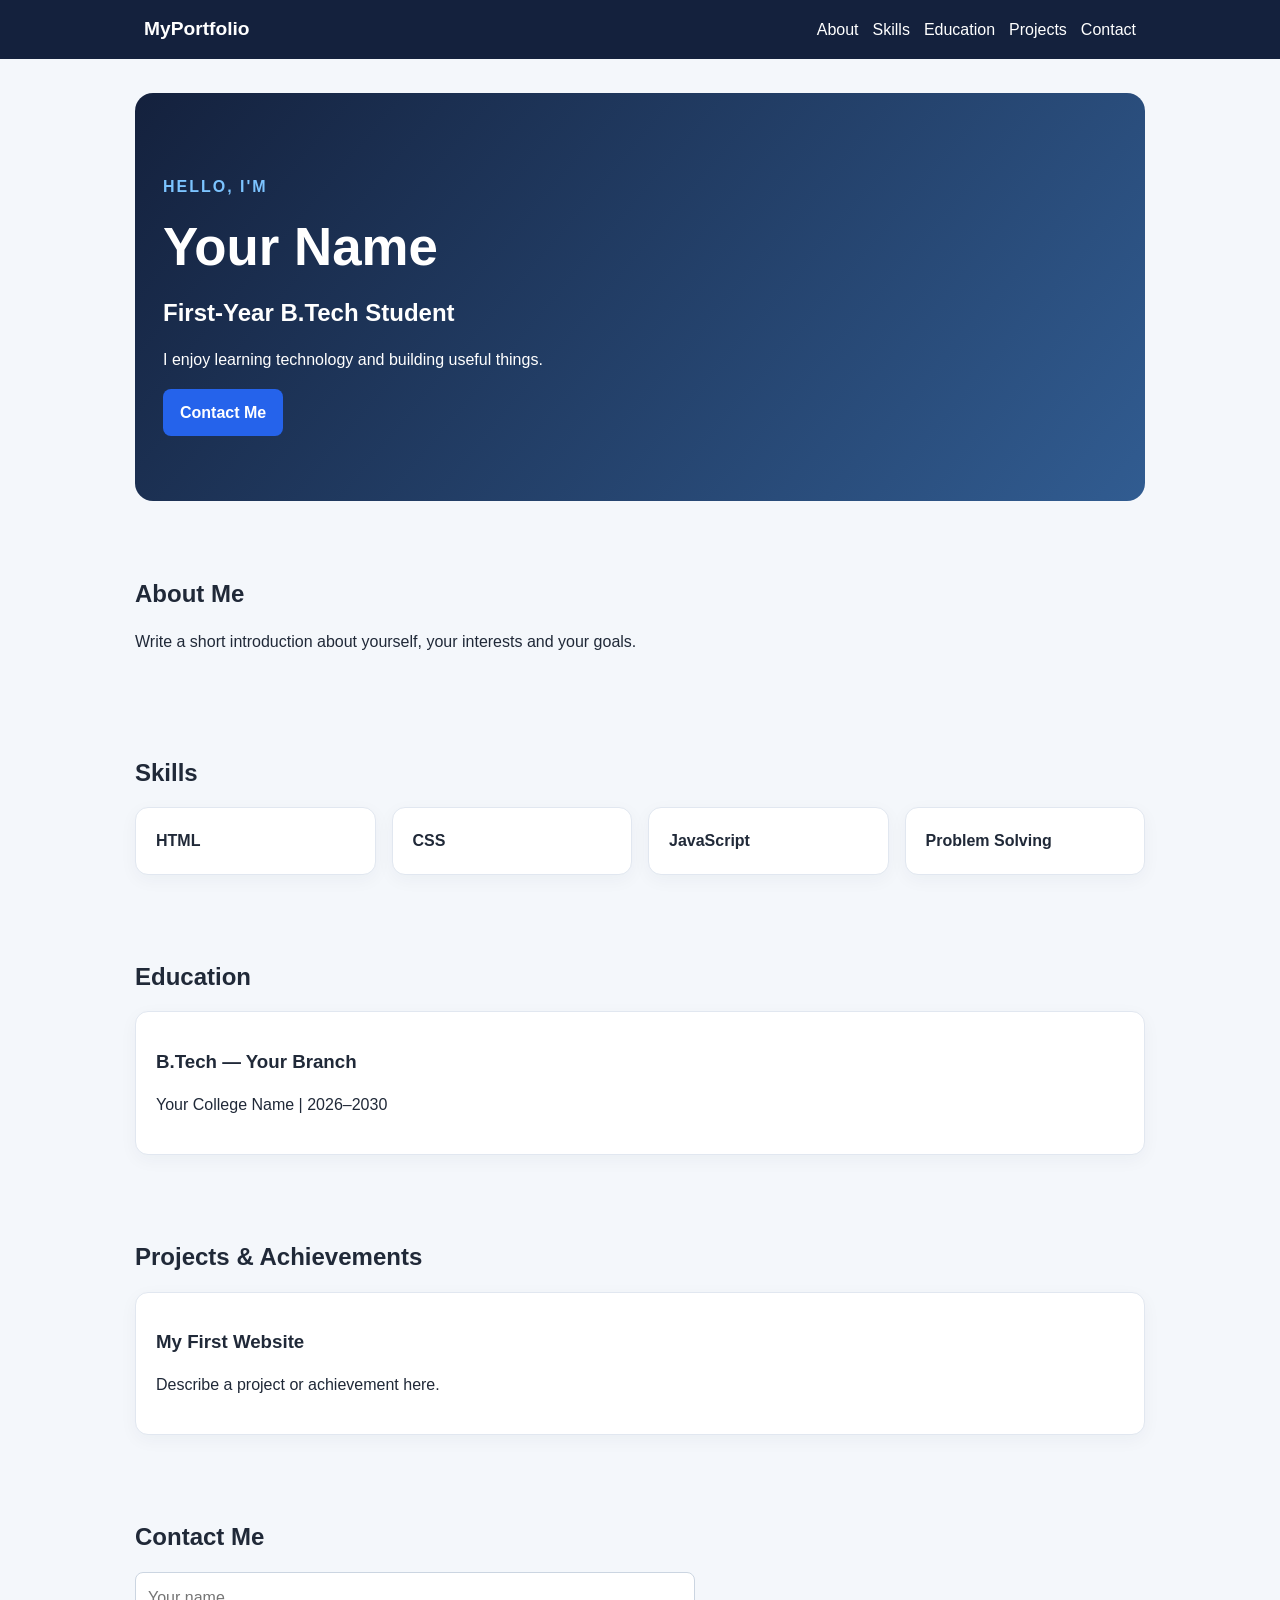
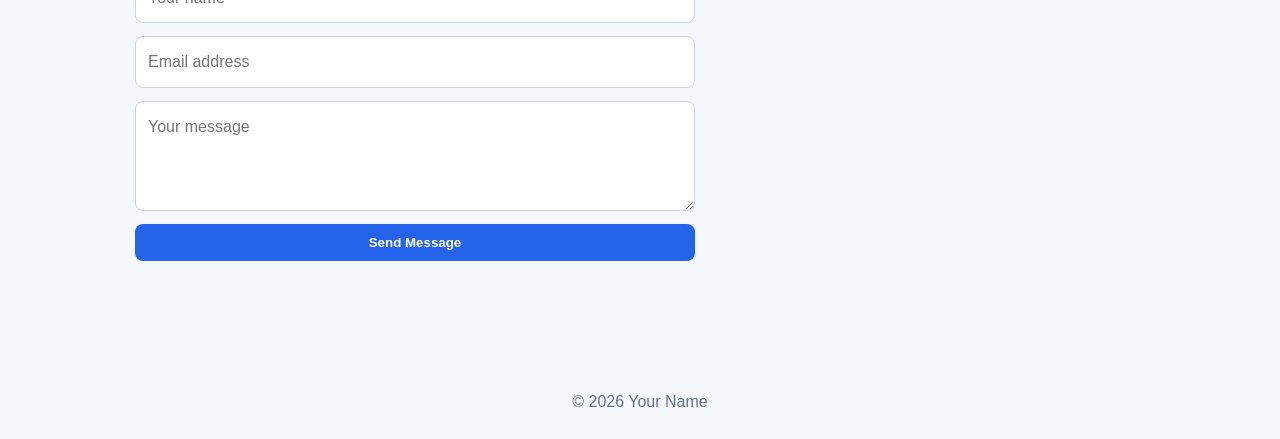
<file: 01_personal_portfolio/index.html>
<!DOCTYPE html>
<html lang="en">
<head>
  <meta charset="UTF-8">
  <meta name="viewport" content="width=device-width, initial-scale=1.0">
  <title>Personal Portfolio</title>
  <link rel="stylesheet" href="style.css">
</head>
<body>
<header><nav><a class="logo" href="#home">MyPortfolio</a><div><a href="#about">About</a><a href="#skills">Skills</a><a href="#education">Education</a><a href="#projects">Projects</a><a href="#contact">Contact</a></div></nav></header>
<main><section id="home" class="hero"><p class="eyebrow">HELLO, I'M</p><h1>Your Name</h1><h2>First-Year B.Tech Student</h2><p>I enjoy learning technology and building useful things.</p><a class="btn" href="#contact">Contact Me</a></section>
<section id="about"><h2>About Me</h2><p>Write a short introduction about yourself, your interests and your goals.</p></section>
<section id="skills"><h2>Skills</h2><div class="cards"><article>HTML</article><article>CSS</article><article>JavaScript</article><article>Problem Solving</article></div></section>
<section id="education"><h2>Education</h2><article class="panel"><h3>B.Tech — Your Branch</h3><p>Your College Name | 2026–2030</p></article></section>
<section id="projects"><h2>Projects & Achievements</h2><article class="panel"><h3>My First Website</h3><p>Describe a project or achievement here.</p></article></section>
<section id="contact"><h2>Contact Me</h2><form id="contactForm"><input id="name" placeholder="Your name" required><input id="email" type="email" placeholder="Email address" required><textarea id="message" placeholder="Your message" required></textarea><button class="btn">Send Message</button><p id="formMessage" role="status"></p></form></section></main><footer>© <span id="year"></span> Your Name</footer>
<script src="script.js" defer></script>
</body>
</html>
</file>
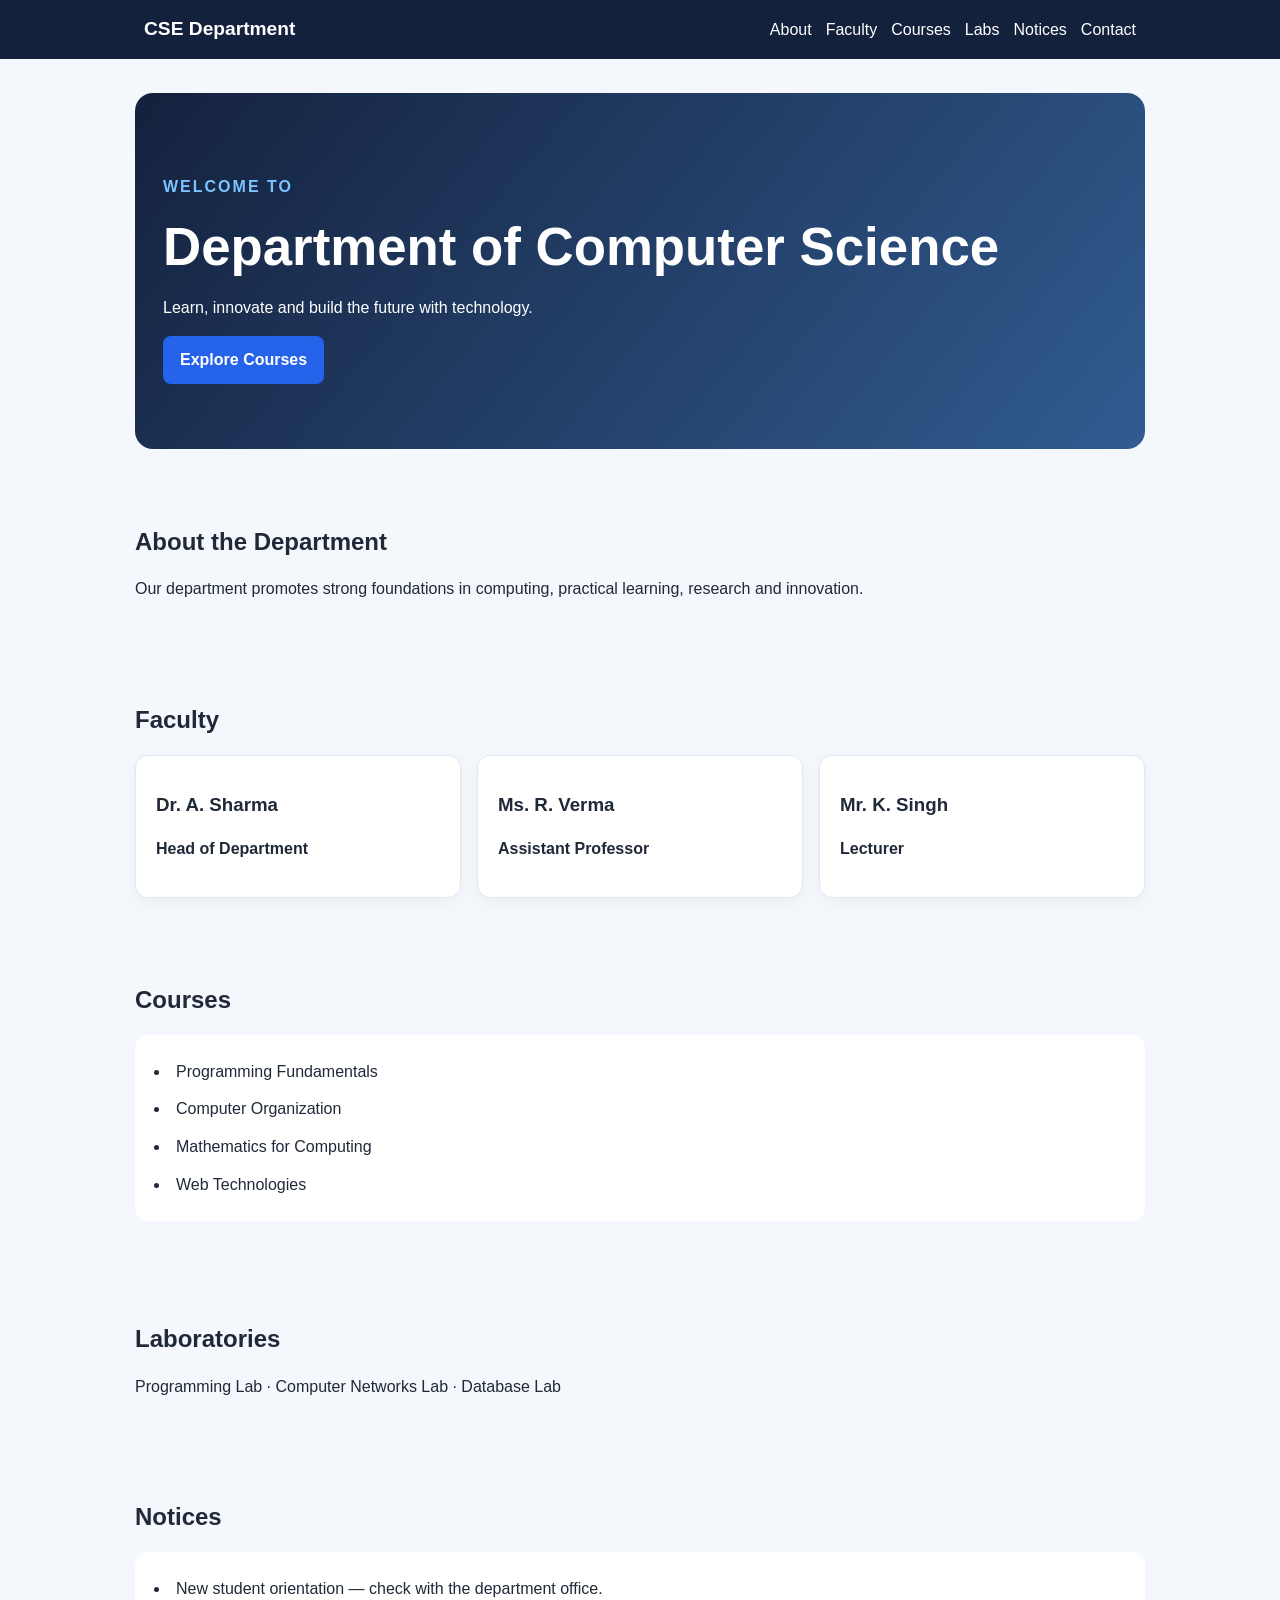
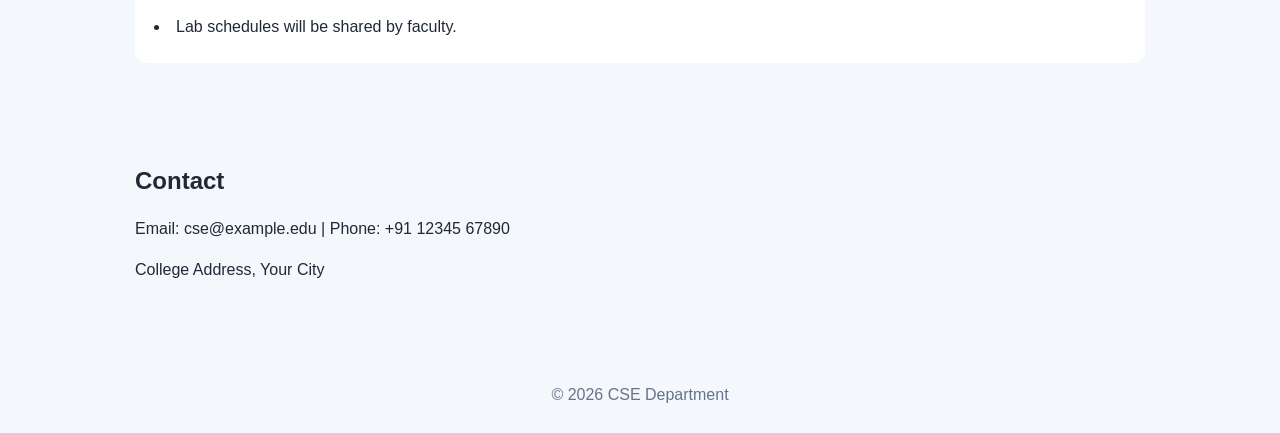
<file: 02_college_department/index.html>
<!DOCTYPE html>
<html lang="en">
<head>
  <meta charset="UTF-8">
  <meta name="viewport" content="width=device-width, initial-scale=1.0">
  <title>Computer Science Department</title>
  <link rel="stylesheet" href="style.css">
</head>
<body>
<header><nav><a class="logo" href="#home">CSE Department</a><div><a href="#about">About</a><a href="#faculty">Faculty</a><a href="#courses">Courses</a><a href="#labs">Labs</a><a href="#notices">Notices</a><a href="#contact">Contact</a></div></nav></header>
<main><section id="home" class="hero"><p class="eyebrow">WELCOME TO</p><h1>Department of Computer Science</h1><p>Learn, innovate and build the future with technology.</p><a class="btn" href="#courses">Explore Courses</a></section>
<section id="about"><h2>About the Department</h2><p>Our department promotes strong foundations in computing, practical learning, research and innovation.</p></section>
<section id="faculty"><h2>Faculty</h2><div class="cards"><article><h3>Dr. A. Sharma</h3><p>Head of Department</p></article><article><h3>Ms. R. Verma</h3><p>Assistant Professor</p></article><article><h3>Mr. K. Singh</h3><p>Lecturer</p></article></div></section>
<section id="courses"><h2>Courses</h2><ul class="list"><li>Programming Fundamentals</li><li>Computer Organization</li><li>Mathematics for Computing</li><li>Web Technologies</li></ul></section>
<section id="labs"><h2>Laboratories</h2><p>Programming Lab · Computer Networks Lab · Database Lab</p></section>
<section id="notices"><h2>Notices</h2><ul id="noticeList" class="list"><li>New student orientation — check with the department office.</li><li>Lab schedules will be shared by faculty.</li></ul></section>
<section id="contact"><h2>Contact</h2><p>Email: cse@example.edu | Phone: +91 12345 67890</p><p>College Address, Your City</p></section></main><footer>© <span id="year"></span> CSE Department</footer>
<script src="script.js" defer></script>
</body>
</html>
</file>
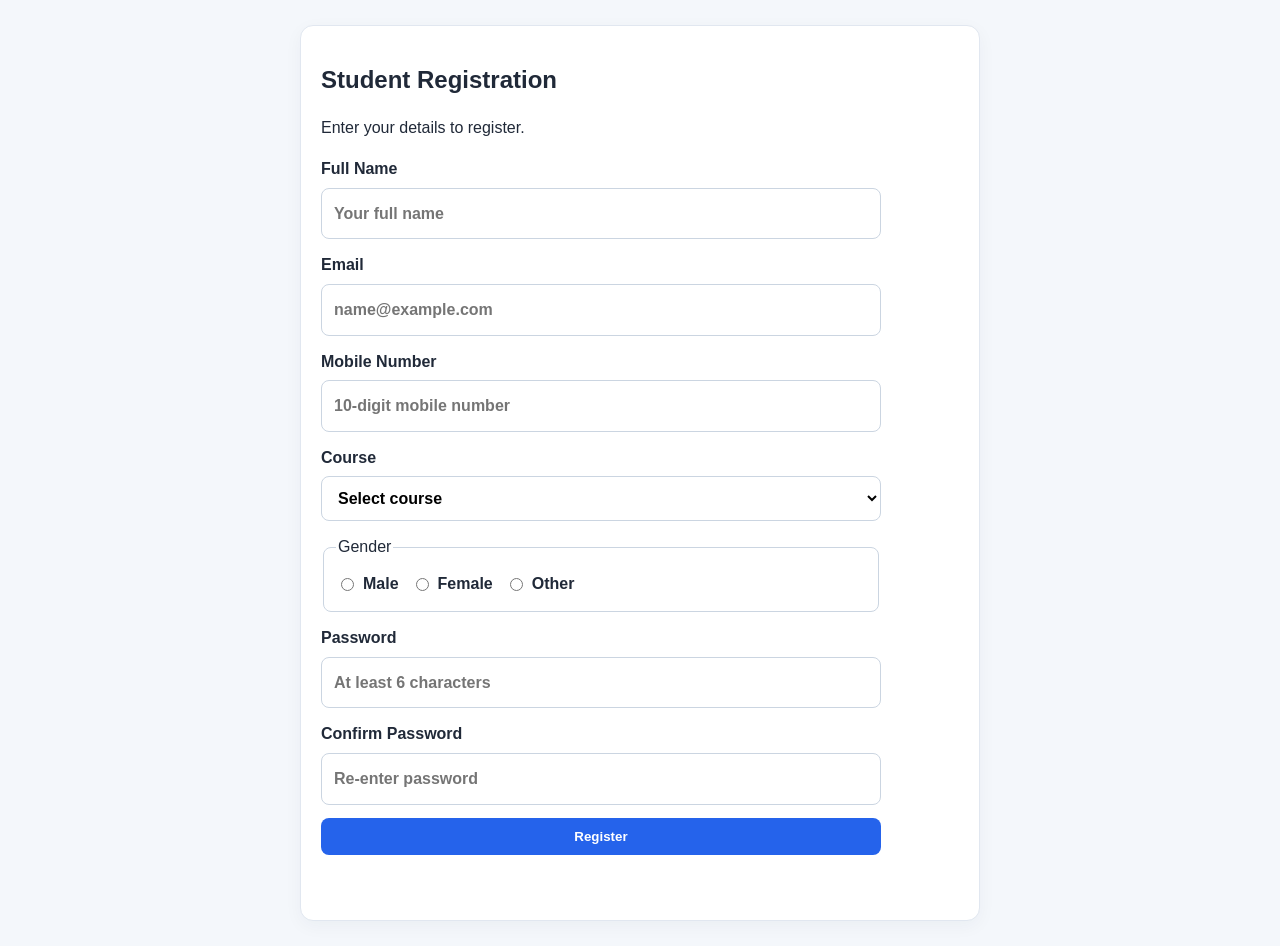
<file: 03_student_registration/index.html>
<!DOCTYPE html>
<html lang="en">
<head>
  <meta charset="UTF-8">
  <meta name="viewport" content="width=device-width, initial-scale=1.0">
  <title>Student Registration</title>
  <link rel="stylesheet" href="style.css">
</head>
<body>
<main class="form-page"><section class="panel"><h1>Student Registration</h1><p>Enter your details to register.</p><form id="registrationForm">
<label>Full Name<input id="name" required minlength="2" placeholder="Your full name"></label>
<label>Email<input id="email" type="email" required placeholder="name@example.com"></label>
<label>Mobile Number<input id="mobile" type="tel" required pattern="[0-9]{10}" placeholder="10-digit mobile number"></label>
<label>Course<select id="course" required><option value="">Select course</option><option>B.Tech CSE</option><option>B.Tech ECE</option><option>B.Tech Mechanical</option><option>BCA</option></select></label>
<fieldset><legend>Gender</legend><label class="inline"><input type="radio" name="gender" value="Male" required> Male</label><label class="inline"><input type="radio" name="gender" value="Female"> Female</label><label class="inline"><input type="radio" name="gender" value="Other"> Other</label></fieldset>
<label>Password<input id="password" type="password" required minlength="6" placeholder="At least 6 characters"></label>
<label>Confirm Password<input id="confirmPassword" type="password" required placeholder="Re-enter password"></label>
<button class="btn">Register</button><p id="result" role="status"></p></form></section></main>
<script src="script.js" defer></script>
</body>
</html>
</file>
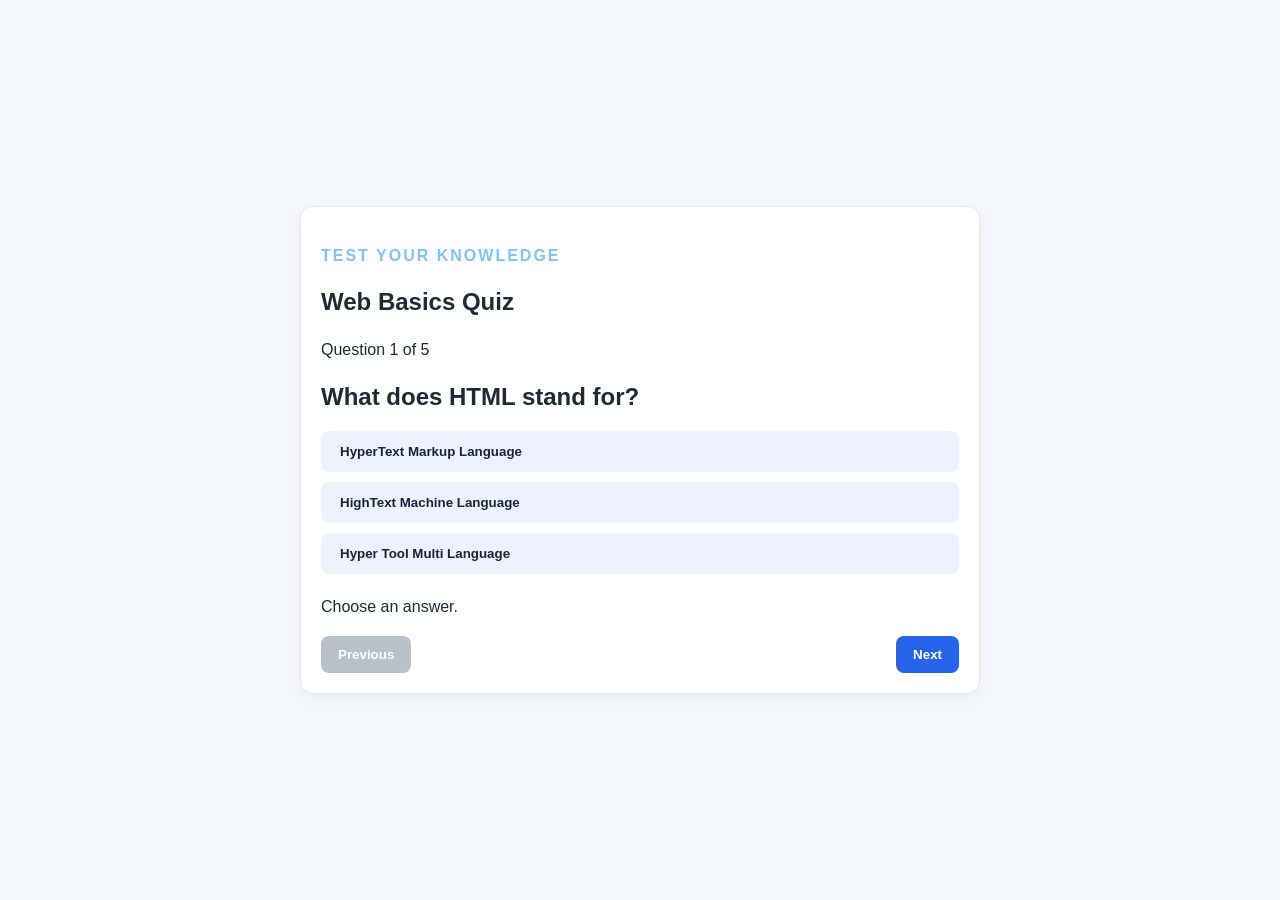
<file: 04_online_quiz/index.html>
<!DOCTYPE html>
<html lang="en">
<head>
  <meta charset="UTF-8">
  <meta name="viewport" content="width=device-width, initial-scale=1.0">
  <title>Online Quiz</title>
  <link rel="stylesheet" href="style.css">
</head>
<body>
<main class="quiz-wrap"><section class="panel"><p class="eyebrow">TEST YOUR KNOWLEDGE</p><h1>Web Basics Quiz</h1><div id="quiz"><p id="progress"></p><h2 id="question"></h2><div id="answers" class="answer-list"></div><p id="feedback" role="status"></p><div class="actions"><button id="prev" class="btn secondary">Previous</button><button id="next" class="btn">Next</button></div></div><div id="result" hidden><h2>Quiz completed!</h2><p id="score"></p><button id="restart" class="btn">Restart Quiz</button></div></section></main>
<script src="script.js" defer></script>
</body>
</html>
</file>
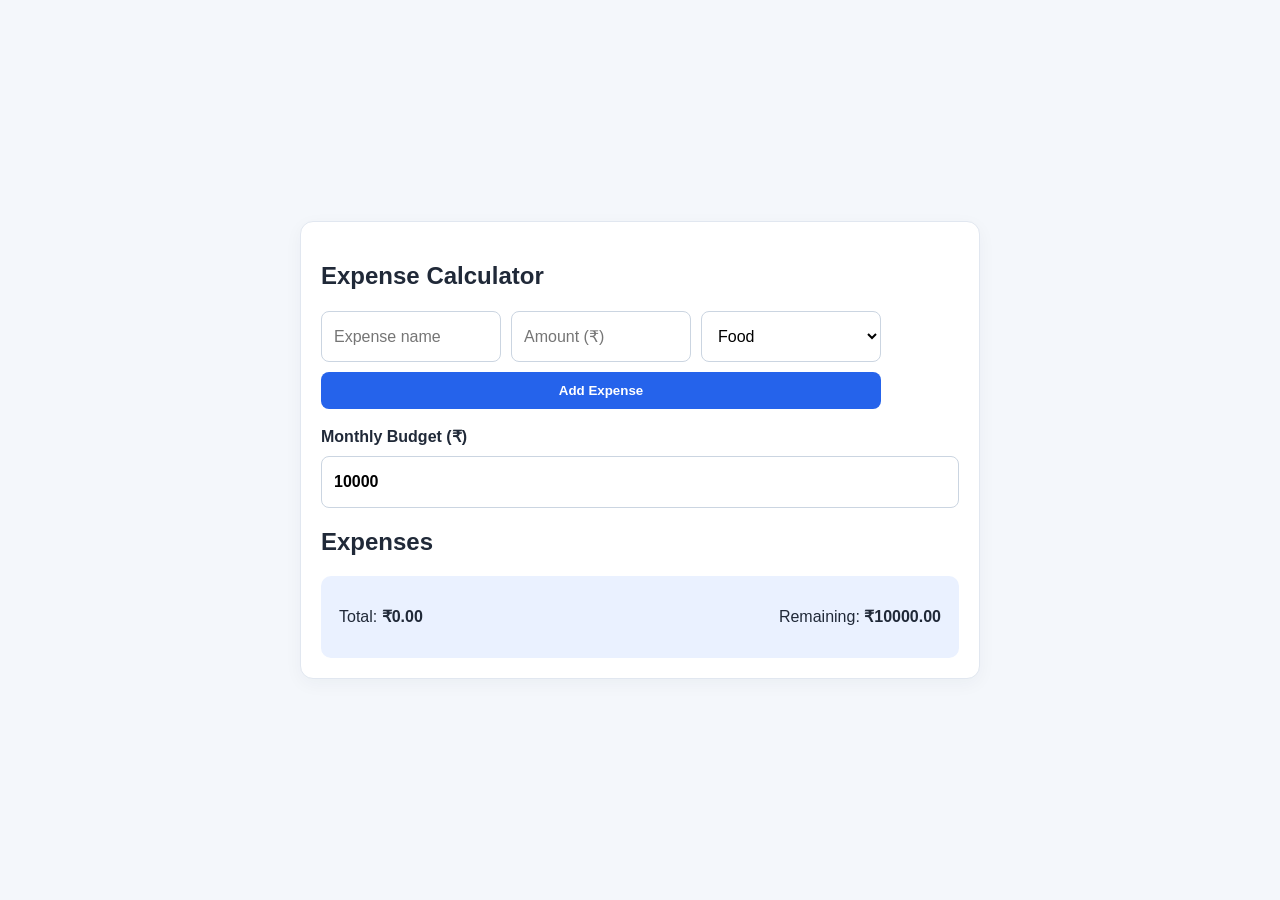
<file: 05_expense_calculator/index.html>
<!DOCTYPE html>
<html lang="en">
<head>
  <meta charset="UTF-8">
  <meta name="viewport" content="width=device-width, initial-scale=1.0">
  <title>Expense Calculator</title>
  <link rel="stylesheet" href="style.css">
</head>
<body>
<main class="app-wrap"><section class="panel"><h1>Expense Calculator</h1><form id="expenseForm" class="expense-form"><input id="expenseName" placeholder="Expense name" required><input id="amount" type="number" min="0.01" step="0.01" placeholder="Amount (₹)" required><select id="category"><option>Food</option><option>Travel</option><option>Study</option><option>Other</option></select><button class="btn">Add Expense</button></form>
<label>Monthly Budget (₹)<input id="budget" type="number" min="0" value="10000"></label><h2>Expenses</h2><ul id="expenseList" class="expense-list"></ul><div class="totals"><p>Total: <strong id="total">₹0.00</strong></p><p>Remaining: <strong id="remaining">₹10,000.00</strong></p></div></section></main>
<script src="script.js" defer></script>
</body>
</html>
</file>
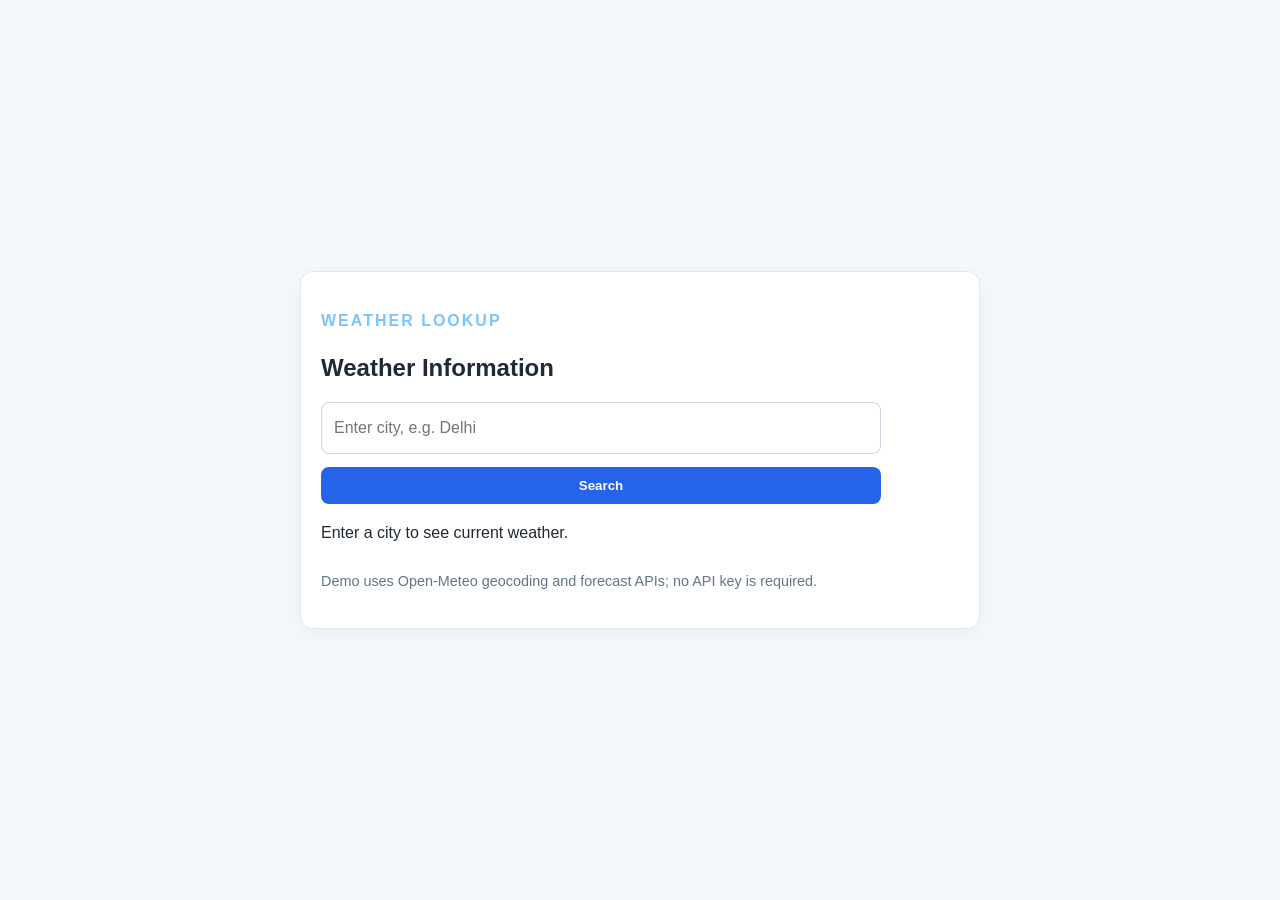
<file: 06_weather_website/index.html>
<!DOCTYPE html>
<html lang="en">
<head>
  <meta charset="UTF-8">
  <meta name="viewport" content="width=device-width, initial-scale=1.0">
  <title>Weather Information</title>
  <link rel="stylesheet" href="style.css">
</head>
<body>
<main class="weather-wrap"><section class="panel"><p class="eyebrow">WEATHER LOOKUP</p><h1>Weather Information</h1><form id="weatherForm"><input id="city" placeholder="Enter city, e.g. Delhi" required><button class="btn">Search</button></form><p id="status" role="status">Enter a city to see current weather.</p><section id="weather" hidden><h2 id="place"></h2><p class="temperature" id="temperature"></p><p id="condition"></p><div class="cards"><article>Humidity<strong id="humidity"></strong></article><article>Wind<strong id="wind"></strong></article></div></section><p class="hint">Demo uses Open-Meteo geocoding and forecast APIs; no API key is required.</p></section></main>
<script src="script.js" defer></script>
</body>
</html>
</file>
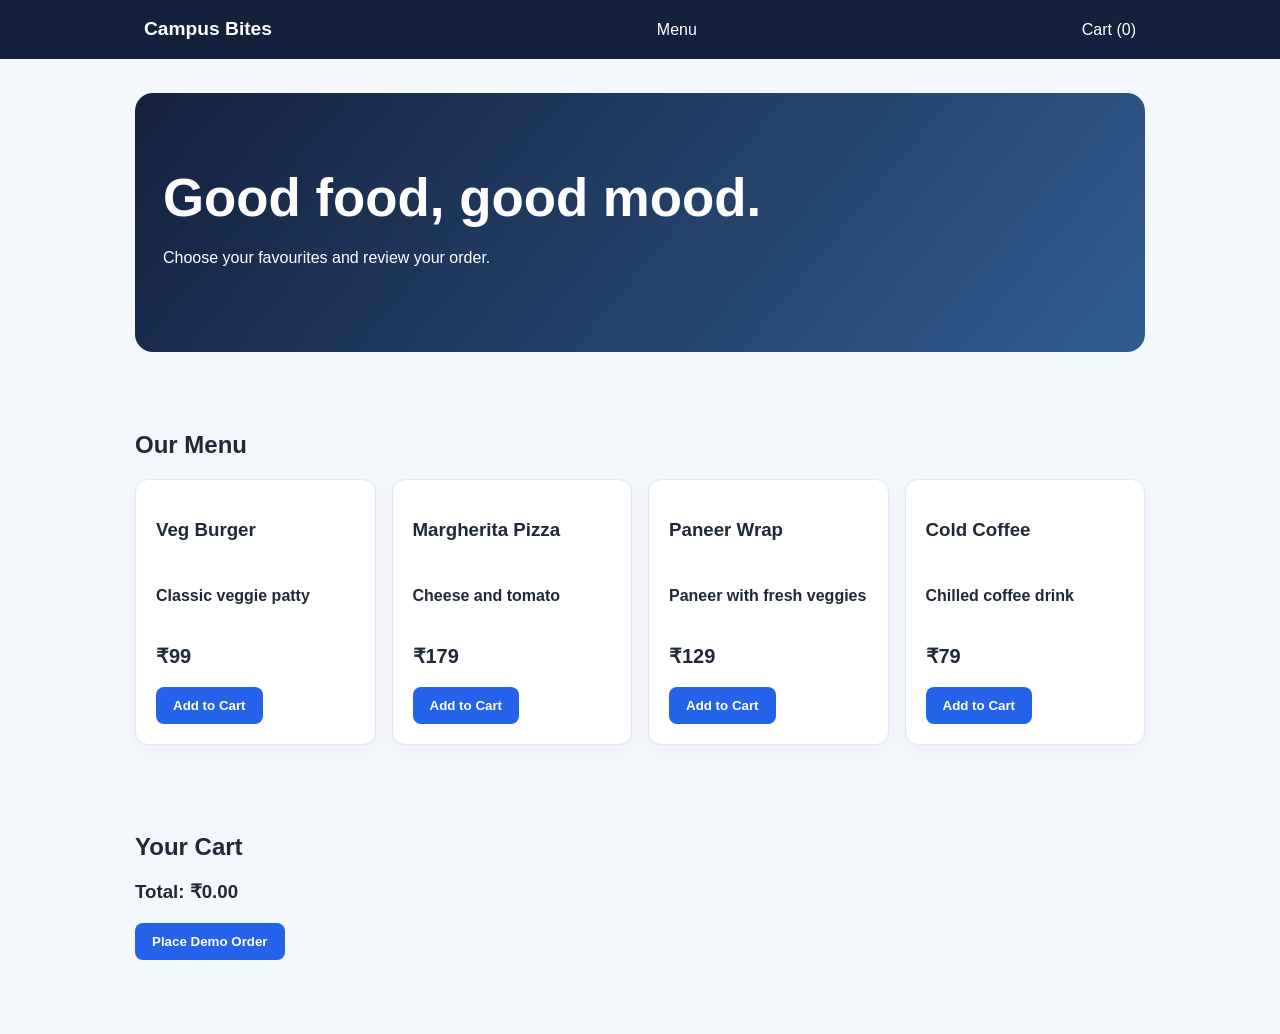
<file: 07_food_ordering/index.html>
<!DOCTYPE html>
<html lang="en">
<head>
  <meta charset="UTF-8">
  <meta name="viewport" content="width=device-width, initial-scale=1.0">
  <title>Food Ordering</title>
  <link rel="stylesheet" href="style.css">
</head>
<body>
<header><nav><a class="logo" href="#">Campus Bites</a><a href="#menu">Menu</a><a href="#cart">Cart (<span id="cartCount">0</span>)</a></nav></header><main><section class="hero"><h1>Good food, good mood.</h1><p>Choose your favourites and review your order.</p></section><section id="menu"><h2>Our Menu</h2><div id="foodGrid" class="cards"></div></section><section id="cart"><h2>Your Cart</h2><ul id="cartList" class="expense-list"></ul><h3 id="cartTotal">Total: ₹0.00</h3><button id="placeOrder" class="btn">Place Demo Order</button><p id="orderMessage" role="status"></p></section></main>
<script src="script.js" defer></script>
</body>
</html>
</file>
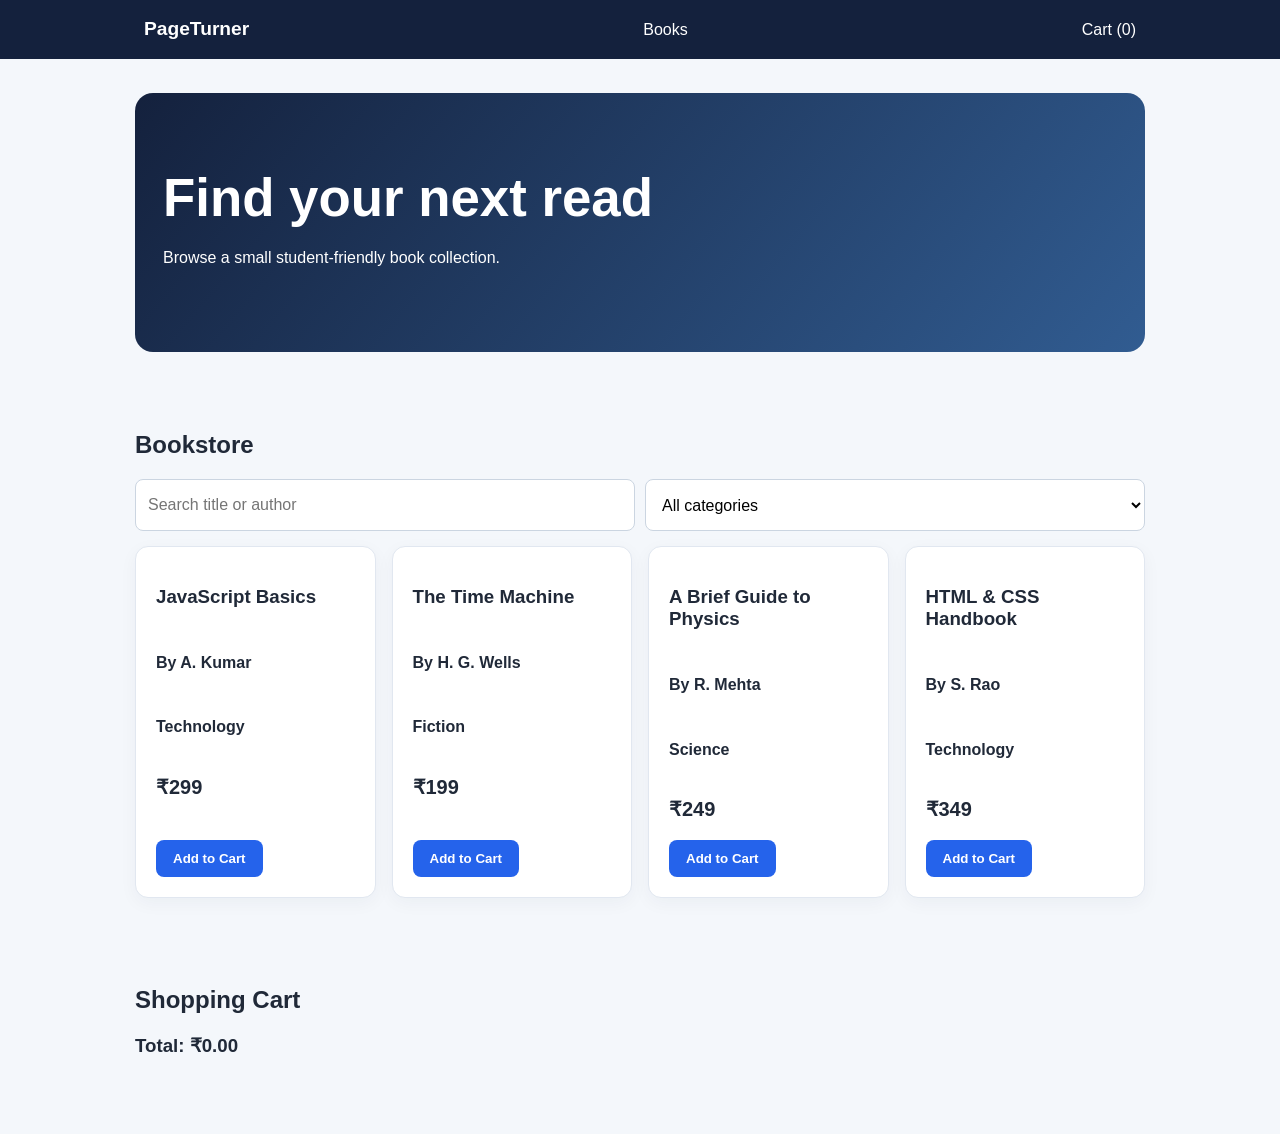
<file: 08_online_bookstore/index.html>
<!DOCTYPE html>
<html lang="en">
<head>
  <meta charset="UTF-8">
  <meta name="viewport" content="width=device-width, initial-scale=1.0">
  <title>Online Bookstore</title>
  <link rel="stylesheet" href="style.css">
</head>
<body>
<header><nav><a class="logo" href="#">PageTurner</a><a href="#books">Books</a><a href="#cart">Cart (<span id="cartCount">0</span>)</a></nav></header><main><section class="hero"><h1>Find your next read</h1><p>Browse a small student-friendly book collection.</p></section><section id="books"><h2>Bookstore</h2><div class="toolbar"><input id="search" placeholder="Search title or author"><select id="category"><option value="All">All categories</option><option>Technology</option><option>Fiction</option><option>Science</option></select></div><div id="bookGrid" class="cards"></div></section><section id="cart"><h2>Shopping Cart</h2><ul id="cartList" class="expense-list"></ul><h3 id="total">Total: ₹0.00</h3></section></main>
<script src="script.js" defer></script>
</body>
</html>
</file>
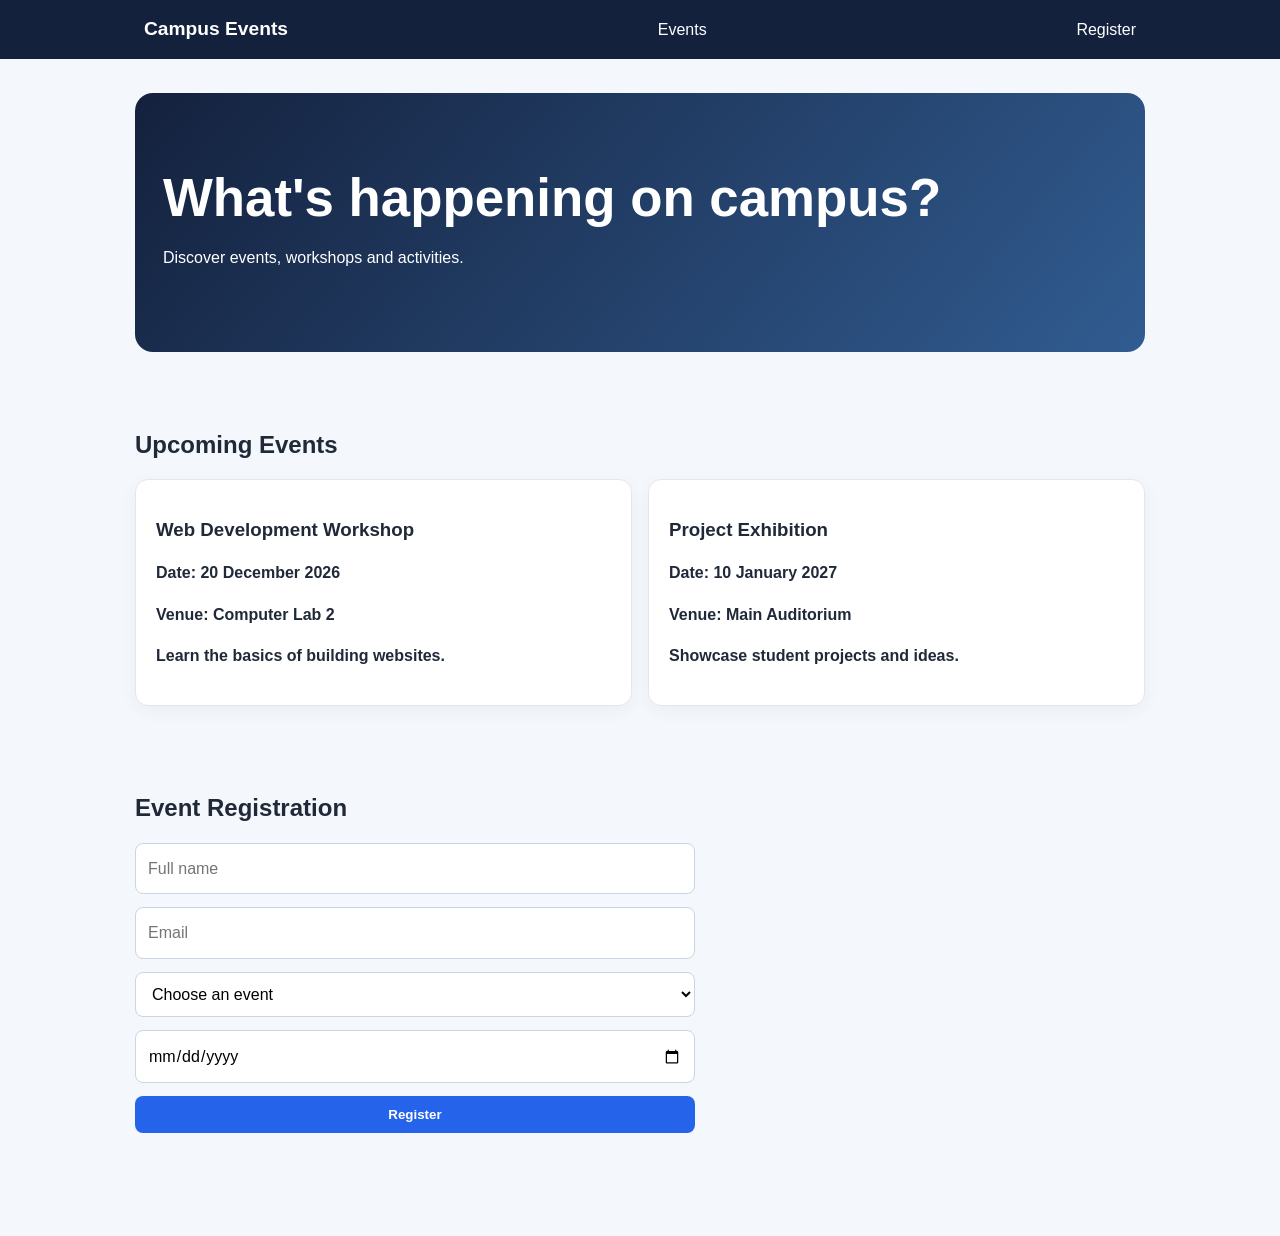
<file: 09_college_event_management/index.html>
<!DOCTYPE html>
<html lang="en">
<head>
  <meta charset="UTF-8">
  <meta name="viewport" content="width=device-width, initial-scale=1.0">
  <title>College Event Management</title>
  <link rel="stylesheet" href="style.css">
</head>
<body>
<header><nav><a class="logo" href="#">Campus Events</a><a href="#events">Events</a><a href="#register">Register</a></nav></header><main><section class="hero"><h1>What's happening on campus?</h1><p>Discover events, workshops and activities.</p></section><section id="events"><h2>Upcoming Events</h2><div class="cards"><article><h3>Web Development Workshop</h3><p>Date: 20 December 2026</p><p>Venue: Computer Lab 2</p><p>Learn the basics of building websites.</p></article><article><h3>Project Exhibition</h3><p>Date: 10 January 2027</p><p>Venue: Main Auditorium</p><p>Showcase student projects and ideas.</p></article></div></section><section id="register"><h2>Event Registration</h2><form id="eventForm"><input id="name" placeholder="Full name" required><input id="email" type="email" placeholder="Email" required><select id="event" required><option value="">Choose an event</option><option>Web Development Workshop</option><option>Project Exhibition</option></select><input id="eventDate" type="date" required><button class="btn">Register</button><p id="message" role="status"></p></form></section></main>
<script src="script.js" defer></script>
</body>
</html>
</file>
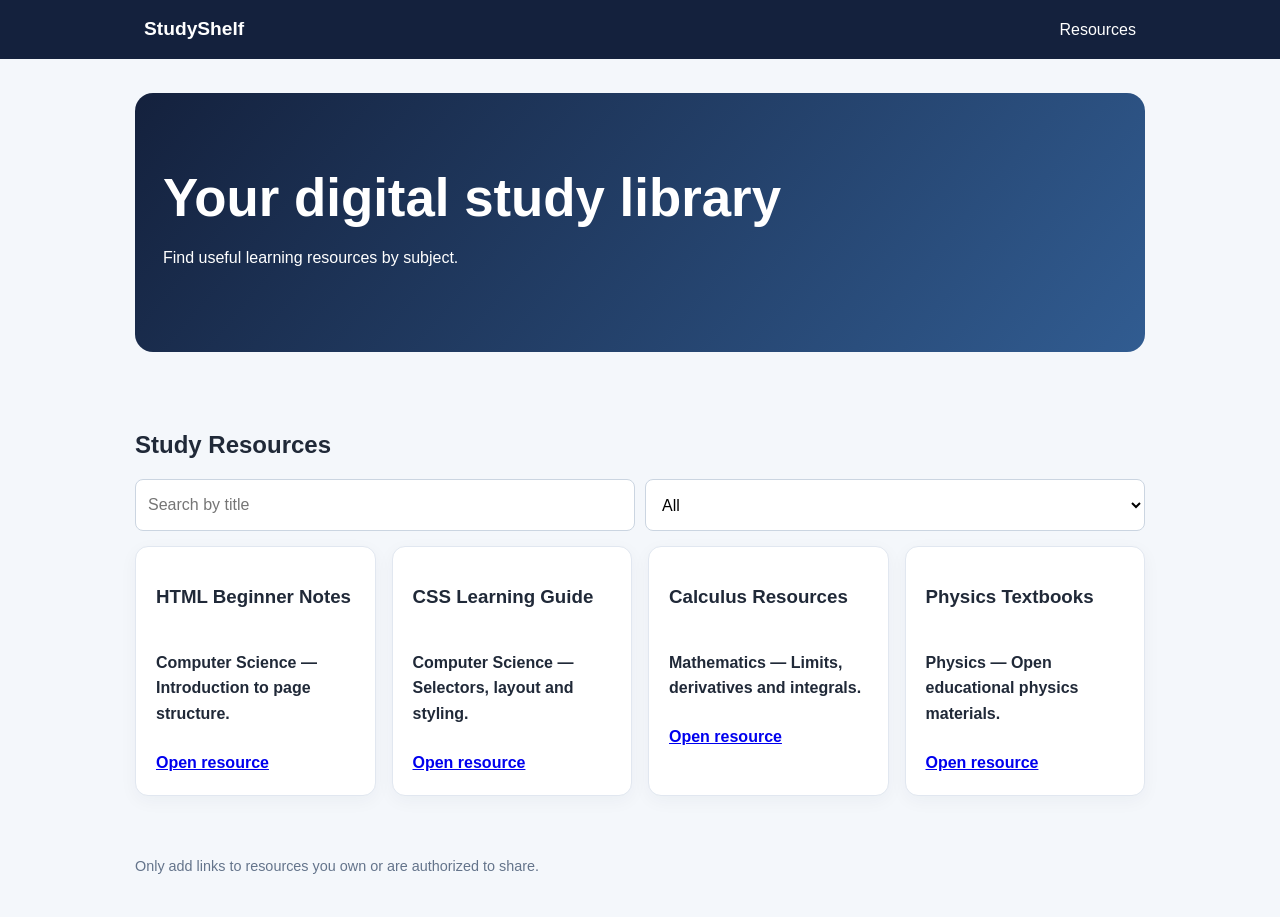
<file: 10_digital_library/index.html>
<!DOCTYPE html>
<html lang="en">
<head>
  <meta charset="UTF-8">
  <meta name="viewport" content="width=device-width, initial-scale=1.0">
  <title>Digital Library</title>
  <link rel="stylesheet" href="style.css">
</head>
<body>
<header><nav><a class="logo" href="#">StudyShelf</a><a href="#resources">Resources</a></nav></header><main><section class="hero"><h1>Your digital study library</h1><p>Find useful learning resources by subject.</p></section><section id="resources"><h2>Study Resources</h2><div class="toolbar"><input id="search" placeholder="Search by title"><select id="subject"><option>All</option><option>Computer Science</option><option>Mathematics</option><option>Physics</option></select></div><div id="resourceGrid" class="cards"></div></section><p class="hint">Only add links to resources you own or are authorized to share.</p></main>
<script src="script.js" defer></script>
</body>
</html>
</file>
<file: 01_personal_portfolio/style.css>
*{box-sizing:border-box}html{scroll-behavior:smooth}body{margin:0;font-family:Arial,Helvetica,sans-serif;line-height:1.6;color:#202938;background:#f4f7fb}header{background:#14213d;color:#fff;position:sticky;top:0;z-index:5}nav{max-width:1050px;margin:auto;padding:14px 22px;display:flex;justify-content:space-between;align-items:center;gap:16px;flex-wrap:wrap}nav a{color:#fff;text-decoration:none;margin:0 7px}.logo{font-weight:700;font-size:1.2rem}main{max-width:1050px;margin:auto;padding:24px 20px}section{padding:34px 0;scroll-margin-top:75px}h1,h2,h3{line-height:1.2}.hero{padding:65px 28px;margin:10px 0 25px;border-radius:18px;background:linear-gradient(130deg,#14213d,#315c91);color:white}.hero h1{font-size:clamp(2rem,5vw,3.3rem);margin:8px 0}.eyebrow{letter-spacing:2px;font-weight:bold;color:#7cc4ff}.btn,button{display:inline-block;border:0;border-radius:8px;background:#2563eb;color:#fff;padding:11px 17px;font-weight:700;cursor:pointer;text-decoration:none}.btn:hover,button:hover{background:#1749b5}.btn:disabled{opacity:.45;cursor:not-allowed}.secondary{background:#64748b}.panel,article,.food-card{background:#fff;border:1px solid #e1e7f0;border-radius:13px;padding:20px;box-shadow:0 5px 18px #1b31500b}.cards{display:grid;grid-template-columns:repeat(auto-fit,minmax(190px,1fr));gap:16px}.cards article{font-weight:600}.cards strong{display:block;font-size:1.25rem;margin:8px 0}.food-card{display:flex;flex-direction:column;align-items:flex-start;gap:7px}.food-card button{margin-top:auto}form{display:grid;gap:13px;max-width:560px}input,select,textarea{width:100%;padding:12px;border:1px solid #cbd5e1;border-radius:8px;font:inherit;background:#fff}textarea{min-height:110px;resize:vertical}label{display:grid;gap:6px;font-weight:600}fieldset{border:1px solid #cbd5e1;border-radius:8px}.inline{display:inline-flex;align-items:center;margin:5px 12px 5px 0}.inline input{width:auto}.list{padding:18px 35px;background:#fff;border-radius:12px}.list li{padding:6px}.toolbar,.expense-form{display:flex;gap:10px;flex-wrap:wrap;margin:15px 0}.toolbar>*{flex:1;min-width:180px}.expense-form>*{flex:1;min-width:140px}.expense-list{list-style:none;padding:0}.expense-list li{display:flex;justify-content:space-between;align-items:center;gap:12px;padding:12px;background:#fff;border-bottom:1px solid #e5e7eb}.delete{background:#dc2626;padding:7px 10px}.totals{display:flex;justify-content:space-between;flex-wrap:wrap;background:#eaf1ff;padding:12px 18px;border-radius:10px}.answer-list{display:grid;gap:10px;margin:20px 0}.answer{background:#eef2ff;color:#18243b;text-align:left;border:2px solid transparent}.answer.selected{border-color:#2563eb;background:#dbeafe}.actions{display:flex;justify-content:space-between;gap:10px}.temperature{font-size:3rem;font-weight:700;margin:10px 0}.hint{color:#64748b;font-size:.9rem;margin-top:25px}.form-page,.app-wrap,.quiz-wrap,.weather-wrap{min-height:100vh;display:grid;place-items:center;padding:25px}.form-page .panel,.app-wrap .panel,.quiz-wrap .panel,.weather-wrap .panel{width:min(100%,680px)}footer{text-align:center;padding:25px;color:#64748b} [hidden]{display:none!important} @media(max-width:650px){nav{justify-content:center}nav div{display:flex;flex-wrap:wrap;justify-content:center}.hero{padding:42px 20px}main{padding:15px}.totals{display:block}}
</file>
<file: 02_college_department/style.css>
*{box-sizing:border-box}html{scroll-behavior:smooth}body{margin:0;font-family:Arial,Helvetica,sans-serif;line-height:1.6;color:#202938;background:#f4f7fb}header{background:#14213d;color:#fff;position:sticky;top:0;z-index:5}nav{max-width:1050px;margin:auto;padding:14px 22px;display:flex;justify-content:space-between;align-items:center;gap:16px;flex-wrap:wrap}nav a{color:#fff;text-decoration:none;margin:0 7px}.logo{font-weight:700;font-size:1.2rem}main{max-width:1050px;margin:auto;padding:24px 20px}section{padding:34px 0;scroll-margin-top:75px}h1,h2,h3{line-height:1.2}.hero{padding:65px 28px;margin:10px 0 25px;border-radius:18px;background:linear-gradient(130deg,#14213d,#315c91);color:white}.hero h1{font-size:clamp(2rem,5vw,3.3rem);margin:8px 0}.eyebrow{letter-spacing:2px;font-weight:bold;color:#7cc4ff}.btn,button{display:inline-block;border:0;border-radius:8px;background:#2563eb;color:#fff;padding:11px 17px;font-weight:700;cursor:pointer;text-decoration:none}.btn:hover,button:hover{background:#1749b5}.btn:disabled{opacity:.45;cursor:not-allowed}.secondary{background:#64748b}.panel,article,.food-card{background:#fff;border:1px solid #e1e7f0;border-radius:13px;padding:20px;box-shadow:0 5px 18px #1b31500b}.cards{display:grid;grid-template-columns:repeat(auto-fit,minmax(190px,1fr));gap:16px}.cards article{font-weight:600}.cards strong{display:block;font-size:1.25rem;margin:8px 0}.food-card{display:flex;flex-direction:column;align-items:flex-start;gap:7px}.food-card button{margin-top:auto}form{display:grid;gap:13px;max-width:560px}input,select,textarea{width:100%;padding:12px;border:1px solid #cbd5e1;border-radius:8px;font:inherit;background:#fff}textarea{min-height:110px;resize:vertical}label{display:grid;gap:6px;font-weight:600}fieldset{border:1px solid #cbd5e1;border-radius:8px}.inline{display:inline-flex;align-items:center;margin:5px 12px 5px 0}.inline input{width:auto}.list{padding:18px 35px;background:#fff;border-radius:12px}.list li{padding:6px}.toolbar,.expense-form{display:flex;gap:10px;flex-wrap:wrap;margin:15px 0}.toolbar>*{flex:1;min-width:180px}.expense-form>*{flex:1;min-width:140px}.expense-list{list-style:none;padding:0}.expense-list li{display:flex;justify-content:space-between;align-items:center;gap:12px;padding:12px;background:#fff;border-bottom:1px solid #e5e7eb}.delete{background:#dc2626;padding:7px 10px}.totals{display:flex;justify-content:space-between;flex-wrap:wrap;background:#eaf1ff;padding:12px 18px;border-radius:10px}.answer-list{display:grid;gap:10px;margin:20px 0}.answer{background:#eef2ff;color:#18243b;text-align:left;border:2px solid transparent}.answer.selected{border-color:#2563eb;background:#dbeafe}.actions{display:flex;justify-content:space-between;gap:10px}.temperature{font-size:3rem;font-weight:700;margin:10px 0}.hint{color:#64748b;font-size:.9rem;margin-top:25px}.form-page,.app-wrap,.quiz-wrap,.weather-wrap{min-height:100vh;display:grid;place-items:center;padding:25px}.form-page .panel,.app-wrap .panel,.quiz-wrap .panel,.weather-wrap .panel{width:min(100%,680px)}footer{text-align:center;padding:25px;color:#64748b} [hidden]{display:none!important} @media(max-width:650px){nav{justify-content:center}nav div{display:flex;flex-wrap:wrap;justify-content:center}.hero{padding:42px 20px}main{padding:15px}.totals{display:block}}
</file>
<file: 03_student_registration/style.css>
*{box-sizing:border-box}html{scroll-behavior:smooth}body{margin:0;font-family:Arial,Helvetica,sans-serif;line-height:1.6;color:#202938;background:#f4f7fb}header{background:#14213d;color:#fff;position:sticky;top:0;z-index:5}nav{max-width:1050px;margin:auto;padding:14px 22px;display:flex;justify-content:space-between;align-items:center;gap:16px;flex-wrap:wrap}nav a{color:#fff;text-decoration:none;margin:0 7px}.logo{font-weight:700;font-size:1.2rem}main{max-width:1050px;margin:auto;padding:24px 20px}section{padding:34px 0;scroll-margin-top:75px}h1,h2,h3{line-height:1.2}.hero{padding:65px 28px;margin:10px 0 25px;border-radius:18px;background:linear-gradient(130deg,#14213d,#315c91);color:white}.hero h1{font-size:clamp(2rem,5vw,3.3rem);margin:8px 0}.eyebrow{letter-spacing:2px;font-weight:bold;color:#7cc4ff}.btn,button{display:inline-block;border:0;border-radius:8px;background:#2563eb;color:#fff;padding:11px 17px;font-weight:700;cursor:pointer;text-decoration:none}.btn:hover,button:hover{background:#1749b5}.btn:disabled{opacity:.45;cursor:not-allowed}.secondary{background:#64748b}.panel,article,.food-card{background:#fff;border:1px solid #e1e7f0;border-radius:13px;padding:20px;box-shadow:0 5px 18px #1b31500b}.cards{display:grid;grid-template-columns:repeat(auto-fit,minmax(190px,1fr));gap:16px}.cards article{font-weight:600}.cards strong{display:block;font-size:1.25rem;margin:8px 0}.food-card{display:flex;flex-direction:column;align-items:flex-start;gap:7px}.food-card button{margin-top:auto}form{display:grid;gap:13px;max-width:560px}input,select,textarea{width:100%;padding:12px;border:1px solid #cbd5e1;border-radius:8px;font:inherit;background:#fff}textarea{min-height:110px;resize:vertical}label{display:grid;gap:6px;font-weight:600}fieldset{border:1px solid #cbd5e1;border-radius:8px}.inline{display:inline-flex;align-items:center;margin:5px 12px 5px 0}.inline input{width:auto}.list{padding:18px 35px;background:#fff;border-radius:12px}.list li{padding:6px}.toolbar,.expense-form{display:flex;gap:10px;flex-wrap:wrap;margin:15px 0}.toolbar>*{flex:1;min-width:180px}.expense-form>*{flex:1;min-width:140px}.expense-list{list-style:none;padding:0}.expense-list li{display:flex;justify-content:space-between;align-items:center;gap:12px;padding:12px;background:#fff;border-bottom:1px solid #e5e7eb}.delete{background:#dc2626;padding:7px 10px}.totals{display:flex;justify-content:space-between;flex-wrap:wrap;background:#eaf1ff;padding:12px 18px;border-radius:10px}.answer-list{display:grid;gap:10px;margin:20px 0}.answer{background:#eef2ff;color:#18243b;text-align:left;border:2px solid transparent}.answer.selected{border-color:#2563eb;background:#dbeafe}.actions{display:flex;justify-content:space-between;gap:10px}.temperature{font-size:3rem;font-weight:700;margin:10px 0}.hint{color:#64748b;font-size:.9rem;margin-top:25px}.form-page,.app-wrap,.quiz-wrap,.weather-wrap{min-height:100vh;display:grid;place-items:center;padding:25px}.form-page .panel,.app-wrap .panel,.quiz-wrap .panel,.weather-wrap .panel{width:min(100%,680px)}footer{text-align:center;padding:25px;color:#64748b} [hidden]{display:none!important} @media(max-width:650px){nav{justify-content:center}nav div{display:flex;flex-wrap:wrap;justify-content:center}.hero{padding:42px 20px}main{padding:15px}.totals{display:block}}
</file>
<file: 04_online_quiz/style.css>
*{box-sizing:border-box}html{scroll-behavior:smooth}body{margin:0;font-family:Arial,Helvetica,sans-serif;line-height:1.6;color:#202938;background:#f4f7fb}header{background:#14213d;color:#fff;position:sticky;top:0;z-index:5}nav{max-width:1050px;margin:auto;padding:14px 22px;display:flex;justify-content:space-between;align-items:center;gap:16px;flex-wrap:wrap}nav a{color:#fff;text-decoration:none;margin:0 7px}.logo{font-weight:700;font-size:1.2rem}main{max-width:1050px;margin:auto;padding:24px 20px}section{padding:34px 0;scroll-margin-top:75px}h1,h2,h3{line-height:1.2}.hero{padding:65px 28px;margin:10px 0 25px;border-radius:18px;background:linear-gradient(130deg,#14213d,#315c91);color:white}.hero h1{font-size:clamp(2rem,5vw,3.3rem);margin:8px 0}.eyebrow{letter-spacing:2px;font-weight:bold;color:#7cc4ff}.btn,button{display:inline-block;border:0;border-radius:8px;background:#2563eb;color:#fff;padding:11px 17px;font-weight:700;cursor:pointer;text-decoration:none}.btn:hover,button:hover{background:#1749b5}.btn:disabled{opacity:.45;cursor:not-allowed}.secondary{background:#64748b}.panel,article,.food-card{background:#fff;border:1px solid #e1e7f0;border-radius:13px;padding:20px;box-shadow:0 5px 18px #1b31500b}.cards{display:grid;grid-template-columns:repeat(auto-fit,minmax(190px,1fr));gap:16px}.cards article{font-weight:600}.cards strong{display:block;font-size:1.25rem;margin:8px 0}.food-card{display:flex;flex-direction:column;align-items:flex-start;gap:7px}.food-card button{margin-top:auto}form{display:grid;gap:13px;max-width:560px}input,select,textarea{width:100%;padding:12px;border:1px solid #cbd5e1;border-radius:8px;font:inherit;background:#fff}textarea{min-height:110px;resize:vertical}label{display:grid;gap:6px;font-weight:600}fieldset{border:1px solid #cbd5e1;border-radius:8px}.inline{display:inline-flex;align-items:center;margin:5px 12px 5px 0}.inline input{width:auto}.list{padding:18px 35px;background:#fff;border-radius:12px}.list li{padding:6px}.toolbar,.expense-form{display:flex;gap:10px;flex-wrap:wrap;margin:15px 0}.toolbar>*{flex:1;min-width:180px}.expense-form>*{flex:1;min-width:140px}.expense-list{list-style:none;padding:0}.expense-list li{display:flex;justify-content:space-between;align-items:center;gap:12px;padding:12px;background:#fff;border-bottom:1px solid #e5e7eb}.delete{background:#dc2626;padding:7px 10px}.totals{display:flex;justify-content:space-between;flex-wrap:wrap;background:#eaf1ff;padding:12px 18px;border-radius:10px}.answer-list{display:grid;gap:10px;margin:20px 0}.answer{background:#eef2ff;color:#18243b;text-align:left;border:2px solid transparent}.answer.selected{border-color:#2563eb;background:#dbeafe}.actions{display:flex;justify-content:space-between;gap:10px}.temperature{font-size:3rem;font-weight:700;margin:10px 0}.hint{color:#64748b;font-size:.9rem;margin-top:25px}.form-page,.app-wrap,.quiz-wrap,.weather-wrap{min-height:100vh;display:grid;place-items:center;padding:25px}.form-page .panel,.app-wrap .panel,.quiz-wrap .panel,.weather-wrap .panel{width:min(100%,680px)}footer{text-align:center;padding:25px;color:#64748b} [hidden]{display:none!important} @media(max-width:650px){nav{justify-content:center}nav div{display:flex;flex-wrap:wrap;justify-content:center}.hero{padding:42px 20px}main{padding:15px}.totals{display:block}}
</file>
<file: 05_expense_calculator/style.css>
*{box-sizing:border-box}html{scroll-behavior:smooth}body{margin:0;font-family:Arial,Helvetica,sans-serif;line-height:1.6;color:#202938;background:#f4f7fb}header{background:#14213d;color:#fff;position:sticky;top:0;z-index:5}nav{max-width:1050px;margin:auto;padding:14px 22px;display:flex;justify-content:space-between;align-items:center;gap:16px;flex-wrap:wrap}nav a{color:#fff;text-decoration:none;margin:0 7px}.logo{font-weight:700;font-size:1.2rem}main{max-width:1050px;margin:auto;padding:24px 20px}section{padding:34px 0;scroll-margin-top:75px}h1,h2,h3{line-height:1.2}.hero{padding:65px 28px;margin:10px 0 25px;border-radius:18px;background:linear-gradient(130deg,#14213d,#315c91);color:white}.hero h1{font-size:clamp(2rem,5vw,3.3rem);margin:8px 0}.eyebrow{letter-spacing:2px;font-weight:bold;color:#7cc4ff}.btn,button{display:inline-block;border:0;border-radius:8px;background:#2563eb;color:#fff;padding:11px 17px;font-weight:700;cursor:pointer;text-decoration:none}.btn:hover,button:hover{background:#1749b5}.btn:disabled{opacity:.45;cursor:not-allowed}.secondary{background:#64748b}.panel,article,.food-card{background:#fff;border:1px solid #e1e7f0;border-radius:13px;padding:20px;box-shadow:0 5px 18px #1b31500b}.cards{display:grid;grid-template-columns:repeat(auto-fit,minmax(190px,1fr));gap:16px}.cards article{font-weight:600}.cards strong{display:block;font-size:1.25rem;margin:8px 0}.food-card{display:flex;flex-direction:column;align-items:flex-start;gap:7px}.food-card button{margin-top:auto}form{display:grid;gap:13px;max-width:560px}input,select,textarea{width:100%;padding:12px;border:1px solid #cbd5e1;border-radius:8px;font:inherit;background:#fff}textarea{min-height:110px;resize:vertical}label{display:grid;gap:6px;font-weight:600}fieldset{border:1px solid #cbd5e1;border-radius:8px}.inline{display:inline-flex;align-items:center;margin:5px 12px 5px 0}.inline input{width:auto}.list{padding:18px 35px;background:#fff;border-radius:12px}.list li{padding:6px}.toolbar,.expense-form{display:flex;gap:10px;flex-wrap:wrap;margin:15px 0}.toolbar>*{flex:1;min-width:180px}.expense-form>*{flex:1;min-width:140px}.expense-list{list-style:none;padding:0}.expense-list li{display:flex;justify-content:space-between;align-items:center;gap:12px;padding:12px;background:#fff;border-bottom:1px solid #e5e7eb}.delete{background:#dc2626;padding:7px 10px}.totals{display:flex;justify-content:space-between;flex-wrap:wrap;background:#eaf1ff;padding:12px 18px;border-radius:10px}.answer-list{display:grid;gap:10px;margin:20px 0}.answer{background:#eef2ff;color:#18243b;text-align:left;border:2px solid transparent}.answer.selected{border-color:#2563eb;background:#dbeafe}.actions{display:flex;justify-content:space-between;gap:10px}.temperature{font-size:3rem;font-weight:700;margin:10px 0}.hint{color:#64748b;font-size:.9rem;margin-top:25px}.form-page,.app-wrap,.quiz-wrap,.weather-wrap{min-height:100vh;display:grid;place-items:center;padding:25px}.form-page .panel,.app-wrap .panel,.quiz-wrap .panel,.weather-wrap .panel{width:min(100%,680px)}footer{text-align:center;padding:25px;color:#64748b} [hidden]{display:none!important} @media(max-width:650px){nav{justify-content:center}nav div{display:flex;flex-wrap:wrap;justify-content:center}.hero{padding:42px 20px}main{padding:15px}.totals{display:block}}
</file>
<file: 06_weather_website/style.css>
*{box-sizing:border-box}html{scroll-behavior:smooth}body{margin:0;font-family:Arial,Helvetica,sans-serif;line-height:1.6;color:#202938;background:#f4f7fb}header{background:#14213d;color:#fff;position:sticky;top:0;z-index:5}nav{max-width:1050px;margin:auto;padding:14px 22px;display:flex;justify-content:space-between;align-items:center;gap:16px;flex-wrap:wrap}nav a{color:#fff;text-decoration:none;margin:0 7px}.logo{font-weight:700;font-size:1.2rem}main{max-width:1050px;margin:auto;padding:24px 20px}section{padding:34px 0;scroll-margin-top:75px}h1,h2,h3{line-height:1.2}.hero{padding:65px 28px;margin:10px 0 25px;border-radius:18px;background:linear-gradient(130deg,#14213d,#315c91);color:white}.hero h1{font-size:clamp(2rem,5vw,3.3rem);margin:8px 0}.eyebrow{letter-spacing:2px;font-weight:bold;color:#7cc4ff}.btn,button{display:inline-block;border:0;border-radius:8px;background:#2563eb;color:#fff;padding:11px 17px;font-weight:700;cursor:pointer;text-decoration:none}.btn:hover,button:hover{background:#1749b5}.btn:disabled{opacity:.45;cursor:not-allowed}.secondary{background:#64748b}.panel,article,.food-card{background:#fff;border:1px solid #e1e7f0;border-radius:13px;padding:20px;box-shadow:0 5px 18px #1b31500b}.cards{display:grid;grid-template-columns:repeat(auto-fit,minmax(190px,1fr));gap:16px}.cards article{font-weight:600}.cards strong{display:block;font-size:1.25rem;margin:8px 0}.food-card{display:flex;flex-direction:column;align-items:flex-start;gap:7px}.food-card button{margin-top:auto}form{display:grid;gap:13px;max-width:560px}input,select,textarea{width:100%;padding:12px;border:1px solid #cbd5e1;border-radius:8px;font:inherit;background:#fff}textarea{min-height:110px;resize:vertical}label{display:grid;gap:6px;font-weight:600}fieldset{border:1px solid #cbd5e1;border-radius:8px}.inline{display:inline-flex;align-items:center;margin:5px 12px 5px 0}.inline input{width:auto}.list{padding:18px 35px;background:#fff;border-radius:12px}.list li{padding:6px}.toolbar,.expense-form{display:flex;gap:10px;flex-wrap:wrap;margin:15px 0}.toolbar>*{flex:1;min-width:180px}.expense-form>*{flex:1;min-width:140px}.expense-list{list-style:none;padding:0}.expense-list li{display:flex;justify-content:space-between;align-items:center;gap:12px;padding:12px;background:#fff;border-bottom:1px solid #e5e7eb}.delete{background:#dc2626;padding:7px 10px}.totals{display:flex;justify-content:space-between;flex-wrap:wrap;background:#eaf1ff;padding:12px 18px;border-radius:10px}.answer-list{display:grid;gap:10px;margin:20px 0}.answer{background:#eef2ff;color:#18243b;text-align:left;border:2px solid transparent}.answer.selected{border-color:#2563eb;background:#dbeafe}.actions{display:flex;justify-content:space-between;gap:10px}.temperature{font-size:3rem;font-weight:700;margin:10px 0}.hint{color:#64748b;font-size:.9rem;margin-top:25px}.form-page,.app-wrap,.quiz-wrap,.weather-wrap{min-height:100vh;display:grid;place-items:center;padding:25px}.form-page .panel,.app-wrap .panel,.quiz-wrap .panel,.weather-wrap .panel{width:min(100%,680px)}footer{text-align:center;padding:25px;color:#64748b} [hidden]{display:none!important} @media(max-width:650px){nav{justify-content:center}nav div{display:flex;flex-wrap:wrap;justify-content:center}.hero{padding:42px 20px}main{padding:15px}.totals{display:block}}
</file>
<file: 07_food_ordering/style.css>
*{box-sizing:border-box}html{scroll-behavior:smooth}body{margin:0;font-family:Arial,Helvetica,sans-serif;line-height:1.6;color:#202938;background:#f4f7fb}header{background:#14213d;color:#fff;position:sticky;top:0;z-index:5}nav{max-width:1050px;margin:auto;padding:14px 22px;display:flex;justify-content:space-between;align-items:center;gap:16px;flex-wrap:wrap}nav a{color:#fff;text-decoration:none;margin:0 7px}.logo{font-weight:700;font-size:1.2rem}main{max-width:1050px;margin:auto;padding:24px 20px}section{padding:34px 0;scroll-margin-top:75px}h1,h2,h3{line-height:1.2}.hero{padding:65px 28px;margin:10px 0 25px;border-radius:18px;background:linear-gradient(130deg,#14213d,#315c91);color:white}.hero h1{font-size:clamp(2rem,5vw,3.3rem);margin:8px 0}.eyebrow{letter-spacing:2px;font-weight:bold;color:#7cc4ff}.btn,button{display:inline-block;border:0;border-radius:8px;background:#2563eb;color:#fff;padding:11px 17px;font-weight:700;cursor:pointer;text-decoration:none}.btn:hover,button:hover{background:#1749b5}.btn:disabled{opacity:.45;cursor:not-allowed}.secondary{background:#64748b}.panel,article,.food-card{background:#fff;border:1px solid #e1e7f0;border-radius:13px;padding:20px;box-shadow:0 5px 18px #1b31500b}.cards{display:grid;grid-template-columns:repeat(auto-fit,minmax(190px,1fr));gap:16px}.cards article{font-weight:600}.cards strong{display:block;font-size:1.25rem;margin:8px 0}.food-card{display:flex;flex-direction:column;align-items:flex-start;gap:7px}.food-card button{margin-top:auto}form{display:grid;gap:13px;max-width:560px}input,select,textarea{width:100%;padding:12px;border:1px solid #cbd5e1;border-radius:8px;font:inherit;background:#fff}textarea{min-height:110px;resize:vertical}label{display:grid;gap:6px;font-weight:600}fieldset{border:1px solid #cbd5e1;border-radius:8px}.inline{display:inline-flex;align-items:center;margin:5px 12px 5px 0}.inline input{width:auto}.list{padding:18px 35px;background:#fff;border-radius:12px}.list li{padding:6px}.toolbar,.expense-form{display:flex;gap:10px;flex-wrap:wrap;margin:15px 0}.toolbar>*{flex:1;min-width:180px}.expense-form>*{flex:1;min-width:140px}.expense-list{list-style:none;padding:0}.expense-list li{display:flex;justify-content:space-between;align-items:center;gap:12px;padding:12px;background:#fff;border-bottom:1px solid #e5e7eb}.delete{background:#dc2626;padding:7px 10px}.totals{display:flex;justify-content:space-between;flex-wrap:wrap;background:#eaf1ff;padding:12px 18px;border-radius:10px}.answer-list{display:grid;gap:10px;margin:20px 0}.answer{background:#eef2ff;color:#18243b;text-align:left;border:2px solid transparent}.answer.selected{border-color:#2563eb;background:#dbeafe}.actions{display:flex;justify-content:space-between;gap:10px}.temperature{font-size:3rem;font-weight:700;margin:10px 0}.hint{color:#64748b;font-size:.9rem;margin-top:25px}.form-page,.app-wrap,.quiz-wrap,.weather-wrap{min-height:100vh;display:grid;place-items:center;padding:25px}.form-page .panel,.app-wrap .panel,.quiz-wrap .panel,.weather-wrap .panel{width:min(100%,680px)}footer{text-align:center;padding:25px;color:#64748b} [hidden]{display:none!important} @media(max-width:650px){nav{justify-content:center}nav div{display:flex;flex-wrap:wrap;justify-content:center}.hero{padding:42px 20px}main{padding:15px}.totals{display:block}}
</file>
<file: 08_online_bookstore/style.css>
*{box-sizing:border-box}html{scroll-behavior:smooth}body{margin:0;font-family:Arial,Helvetica,sans-serif;line-height:1.6;color:#202938;background:#f4f7fb}header{background:#14213d;color:#fff;position:sticky;top:0;z-index:5}nav{max-width:1050px;margin:auto;padding:14px 22px;display:flex;justify-content:space-between;align-items:center;gap:16px;flex-wrap:wrap}nav a{color:#fff;text-decoration:none;margin:0 7px}.logo{font-weight:700;font-size:1.2rem}main{max-width:1050px;margin:auto;padding:24px 20px}section{padding:34px 0;scroll-margin-top:75px}h1,h2,h3{line-height:1.2}.hero{padding:65px 28px;margin:10px 0 25px;border-radius:18px;background:linear-gradient(130deg,#14213d,#315c91);color:white}.hero h1{font-size:clamp(2rem,5vw,3.3rem);margin:8px 0}.eyebrow{letter-spacing:2px;font-weight:bold;color:#7cc4ff}.btn,button{display:inline-block;border:0;border-radius:8px;background:#2563eb;color:#fff;padding:11px 17px;font-weight:700;cursor:pointer;text-decoration:none}.btn:hover,button:hover{background:#1749b5}.btn:disabled{opacity:.45;cursor:not-allowed}.secondary{background:#64748b}.panel,article,.food-card{background:#fff;border:1px solid #e1e7f0;border-radius:13px;padding:20px;box-shadow:0 5px 18px #1b31500b}.cards{display:grid;grid-template-columns:repeat(auto-fit,minmax(190px,1fr));gap:16px}.cards article{font-weight:600}.cards strong{display:block;font-size:1.25rem;margin:8px 0}.food-card{display:flex;flex-direction:column;align-items:flex-start;gap:7px}.food-card button{margin-top:auto}form{display:grid;gap:13px;max-width:560px}input,select,textarea{width:100%;padding:12px;border:1px solid #cbd5e1;border-radius:8px;font:inherit;background:#fff}textarea{min-height:110px;resize:vertical}label{display:grid;gap:6px;font-weight:600}fieldset{border:1px solid #cbd5e1;border-radius:8px}.inline{display:inline-flex;align-items:center;margin:5px 12px 5px 0}.inline input{width:auto}.list{padding:18px 35px;background:#fff;border-radius:12px}.list li{padding:6px}.toolbar,.expense-form{display:flex;gap:10px;flex-wrap:wrap;margin:15px 0}.toolbar>*{flex:1;min-width:180px}.expense-form>*{flex:1;min-width:140px}.expense-list{list-style:none;padding:0}.expense-list li{display:flex;justify-content:space-between;align-items:center;gap:12px;padding:12px;background:#fff;border-bottom:1px solid #e5e7eb}.delete{background:#dc2626;padding:7px 10px}.totals{display:flex;justify-content:space-between;flex-wrap:wrap;background:#eaf1ff;padding:12px 18px;border-radius:10px}.answer-list{display:grid;gap:10px;margin:20px 0}.answer{background:#eef2ff;color:#18243b;text-align:left;border:2px solid transparent}.answer.selected{border-color:#2563eb;background:#dbeafe}.actions{display:flex;justify-content:space-between;gap:10px}.temperature{font-size:3rem;font-weight:700;margin:10px 0}.hint{color:#64748b;font-size:.9rem;margin-top:25px}.form-page,.app-wrap,.quiz-wrap,.weather-wrap{min-height:100vh;display:grid;place-items:center;padding:25px}.form-page .panel,.app-wrap .panel,.quiz-wrap .panel,.weather-wrap .panel{width:min(100%,680px)}footer{text-align:center;padding:25px;color:#64748b} [hidden]{display:none!important} @media(max-width:650px){nav{justify-content:center}nav div{display:flex;flex-wrap:wrap;justify-content:center}.hero{padding:42px 20px}main{padding:15px}.totals{display:block}}
</file>
<file: 09_college_event_management/style.css>
*{box-sizing:border-box}html{scroll-behavior:smooth}body{margin:0;font-family:Arial,Helvetica,sans-serif;line-height:1.6;color:#202938;background:#f4f7fb}header{background:#14213d;color:#fff;position:sticky;top:0;z-index:5}nav{max-width:1050px;margin:auto;padding:14px 22px;display:flex;justify-content:space-between;align-items:center;gap:16px;flex-wrap:wrap}nav a{color:#fff;text-decoration:none;margin:0 7px}.logo{font-weight:700;font-size:1.2rem}main{max-width:1050px;margin:auto;padding:24px 20px}section{padding:34px 0;scroll-margin-top:75px}h1,h2,h3{line-height:1.2}.hero{padding:65px 28px;margin:10px 0 25px;border-radius:18px;background:linear-gradient(130deg,#14213d,#315c91);color:white}.hero h1{font-size:clamp(2rem,5vw,3.3rem);margin:8px 0}.eyebrow{letter-spacing:2px;font-weight:bold;color:#7cc4ff}.btn,button{display:inline-block;border:0;border-radius:8px;background:#2563eb;color:#fff;padding:11px 17px;font-weight:700;cursor:pointer;text-decoration:none}.btn:hover,button:hover{background:#1749b5}.btn:disabled{opacity:.45;cursor:not-allowed}.secondary{background:#64748b}.panel,article,.food-card{background:#fff;border:1px solid #e1e7f0;border-radius:13px;padding:20px;box-shadow:0 5px 18px #1b31500b}.cards{display:grid;grid-template-columns:repeat(auto-fit,minmax(190px,1fr));gap:16px}.cards article{font-weight:600}.cards strong{display:block;font-size:1.25rem;margin:8px 0}.food-card{display:flex;flex-direction:column;align-items:flex-start;gap:7px}.food-card button{margin-top:auto}form{display:grid;gap:13px;max-width:560px}input,select,textarea{width:100%;padding:12px;border:1px solid #cbd5e1;border-radius:8px;font:inherit;background:#fff}textarea{min-height:110px;resize:vertical}label{display:grid;gap:6px;font-weight:600}fieldset{border:1px solid #cbd5e1;border-radius:8px}.inline{display:inline-flex;align-items:center;margin:5px 12px 5px 0}.inline input{width:auto}.list{padding:18px 35px;background:#fff;border-radius:12px}.list li{padding:6px}.toolbar,.expense-form{display:flex;gap:10px;flex-wrap:wrap;margin:15px 0}.toolbar>*{flex:1;min-width:180px}.expense-form>*{flex:1;min-width:140px}.expense-list{list-style:none;padding:0}.expense-list li{display:flex;justify-content:space-between;align-items:center;gap:12px;padding:12px;background:#fff;border-bottom:1px solid #e5e7eb}.delete{background:#dc2626;padding:7px 10px}.totals{display:flex;justify-content:space-between;flex-wrap:wrap;background:#eaf1ff;padding:12px 18px;border-radius:10px}.answer-list{display:grid;gap:10px;margin:20px 0}.answer{background:#eef2ff;color:#18243b;text-align:left;border:2px solid transparent}.answer.selected{border-color:#2563eb;background:#dbeafe}.actions{display:flex;justify-content:space-between;gap:10px}.temperature{font-size:3rem;font-weight:700;margin:10px 0}.hint{color:#64748b;font-size:.9rem;margin-top:25px}.form-page,.app-wrap,.quiz-wrap,.weather-wrap{min-height:100vh;display:grid;place-items:center;padding:25px}.form-page .panel,.app-wrap .panel,.quiz-wrap .panel,.weather-wrap .panel{width:min(100%,680px)}footer{text-align:center;padding:25px;color:#64748b} [hidden]{display:none!important} @media(max-width:650px){nav{justify-content:center}nav div{display:flex;flex-wrap:wrap;justify-content:center}.hero{padding:42px 20px}main{padding:15px}.totals{display:block}}
</file>
<file: 10_digital_library/style.css>
*{box-sizing:border-box}html{scroll-behavior:smooth}body{margin:0;font-family:Arial,Helvetica,sans-serif;line-height:1.6;color:#202938;background:#f4f7fb}header{background:#14213d;color:#fff;position:sticky;top:0;z-index:5}nav{max-width:1050px;margin:auto;padding:14px 22px;display:flex;justify-content:space-between;align-items:center;gap:16px;flex-wrap:wrap}nav a{color:#fff;text-decoration:none;margin:0 7px}.logo{font-weight:700;font-size:1.2rem}main{max-width:1050px;margin:auto;padding:24px 20px}section{padding:34px 0;scroll-margin-top:75px}h1,h2,h3{line-height:1.2}.hero{padding:65px 28px;margin:10px 0 25px;border-radius:18px;background:linear-gradient(130deg,#14213d,#315c91);color:white}.hero h1{font-size:clamp(2rem,5vw,3.3rem);margin:8px 0}.eyebrow{letter-spacing:2px;font-weight:bold;color:#7cc4ff}.btn,button{display:inline-block;border:0;border-radius:8px;background:#2563eb;color:#fff;padding:11px 17px;font-weight:700;cursor:pointer;text-decoration:none}.btn:hover,button:hover{background:#1749b5}.btn:disabled{opacity:.45;cursor:not-allowed}.secondary{background:#64748b}.panel,article,.food-card{background:#fff;border:1px solid #e1e7f0;border-radius:13px;padding:20px;box-shadow:0 5px 18px #1b31500b}.cards{display:grid;grid-template-columns:repeat(auto-fit,minmax(190px,1fr));gap:16px}.cards article{font-weight:600}.cards strong{display:block;font-size:1.25rem;margin:8px 0}.food-card{display:flex;flex-direction:column;align-items:flex-start;gap:7px}.food-card button{margin-top:auto}form{display:grid;gap:13px;max-width:560px}input,select,textarea{width:100%;padding:12px;border:1px solid #cbd5e1;border-radius:8px;font:inherit;background:#fff}textarea{min-height:110px;resize:vertical}label{display:grid;gap:6px;font-weight:600}fieldset{border:1px solid #cbd5e1;border-radius:8px}.inline{display:inline-flex;align-items:center;margin:5px 12px 5px 0}.inline input{width:auto}.list{padding:18px 35px;background:#fff;border-radius:12px}.list li{padding:6px}.toolbar,.expense-form{display:flex;gap:10px;flex-wrap:wrap;margin:15px 0}.toolbar>*{flex:1;min-width:180px}.expense-form>*{flex:1;min-width:140px}.expense-list{list-style:none;padding:0}.expense-list li{display:flex;justify-content:space-between;align-items:center;gap:12px;padding:12px;background:#fff;border-bottom:1px solid #e5e7eb}.delete{background:#dc2626;padding:7px 10px}.totals{display:flex;justify-content:space-between;flex-wrap:wrap;background:#eaf1ff;padding:12px 18px;border-radius:10px}.answer-list{display:grid;gap:10px;margin:20px 0}.answer{background:#eef2ff;color:#18243b;text-align:left;border:2px solid transparent}.answer.selected{border-color:#2563eb;background:#dbeafe}.actions{display:flex;justify-content:space-between;gap:10px}.temperature{font-size:3rem;font-weight:700;margin:10px 0}.hint{color:#64748b;font-size:.9rem;margin-top:25px}.form-page,.app-wrap,.quiz-wrap,.weather-wrap{min-height:100vh;display:grid;place-items:center;padding:25px}.form-page .panel,.app-wrap .panel,.quiz-wrap .panel,.weather-wrap .panel{width:min(100%,680px)}footer{text-align:center;padding:25px;color:#64748b} [hidden]{display:none!important} @media(max-width:650px){nav{justify-content:center}nav div{display:flex;flex-wrap:wrap;justify-content:center}.hero{padding:42px 20px}main{padding:15px}.totals{display:block}}
</file>
